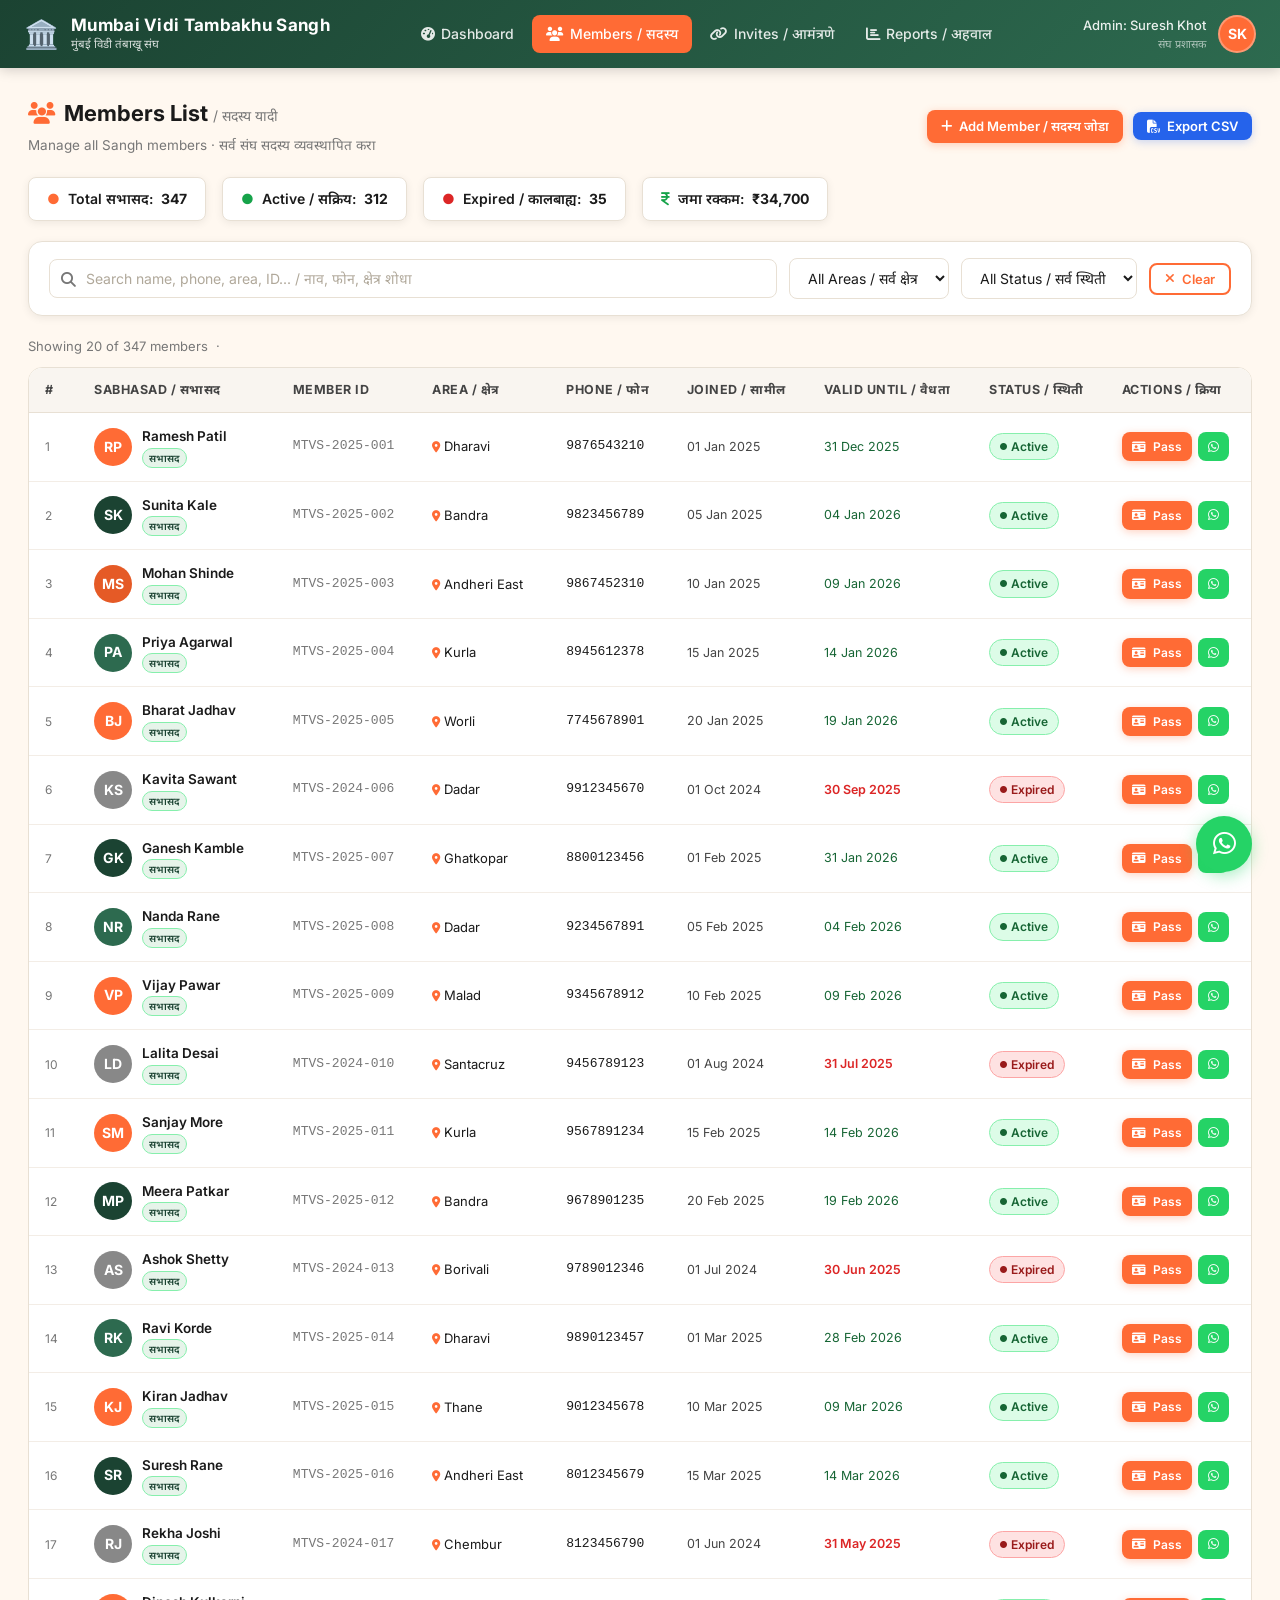
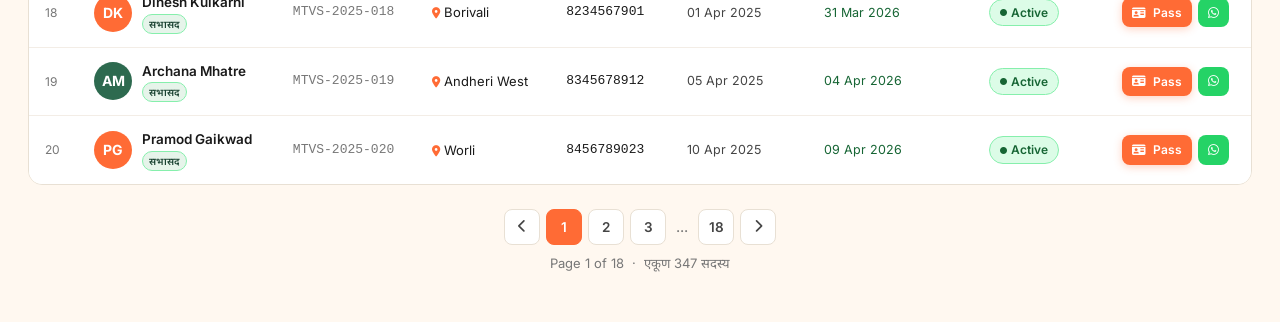
<file: members.html>
<!DOCTYPE html>
<html lang="en">
<head>
  <meta charset="UTF-8">
  <meta name="viewport" content="width=device-width, initial-scale=1.0">
  <title>Members — Mumbai Vidi Tambakhu Sangh</title>
  <link rel="preconnect" href="https://fonts.googleapis.com">
  <link href="https://fonts.googleapis.com/css2?family=Inter:wght@400;500;600;700;800&family=Noto+Sans+Devanagari:wght@400;600;700&display=swap" rel="stylesheet">
  <link rel="stylesheet" href="https://cdnjs.cloudflare.com/ajax/libs/font-awesome/6.5.0/css/all.min.css">
  <link rel="stylesheet" href="style.css">
  <style>
    .member-photo { display: flex; align-items: center; gap: 10px; }
    .member-id-col { font-family: monospace; font-size: 13px; color: var(--text-light); }
    .action-btns { display: flex; gap: 6px; }
    .action-btns .btn { padding: 5px 10px; font-size: 12px; }
    .phone-col { font-family: monospace; font-size: 13px; }
    .table-meta { font-size: 13px; color: var(--text-light); }
    .stats-bar {
      display: flex;
      gap: 16px;
      flex-wrap: wrap;
      margin-bottom: 20px;
    }
    .stats-bar-item {
      background: white;
      border: 1px solid var(--border);
      border-radius: var(--radius-sm);
      padding: 10px 18px;
      font-size: 14px;
      font-weight: 600;
      display: flex;
      align-items: center;
      gap: 8px;
      box-shadow: var(--shadow-sm);
    }
    @media (max-width: 768px) { .action-btns { flex-direction: column; } }
  </style>
</head>
<body>

<!-- ===== NAVBAR ===== -->
<nav class="navbar">
  <a href="index.html" class="navbar-brand">
    <span class="brand-icon">🏛️</span>
    <div>
      <div class="brand-name">Mumbai Vidi Tambakhu Sangh</div>
      <div class="brand-sub">मुंबई विडी तंबाखू संघ</div>
    </div>
  </a>

  <ul class="navbar-links" id="navLinks">
    <li><a href="index.html"><i class="fa-solid fa-gauge-high"></i> Dashboard</a></li>
    <li><a href="members.html" class="active"><i class="fa-solid fa-users"></i> Members / सदस्य</a></li>
    <li><a href="index.html#" onclick="window.location='index.html';"><i class="fa-solid fa-link"></i> Invites / आमंत्रणे</a></li>
    <li><a href="#"><i class="fa-solid fa-chart-bar"></i> Reports / अहवाल</a></li>
  </ul>

  <div class="navbar-right">
    <div style="text-align:right;">
      <div class="admin-name">Admin: Suresh Khot</div>
      <div style="font-size:11px;color:rgba(255,255,255,0.6);">संघ प्रशासक</div>
    </div>
    <div class="admin-avatar">SK</div>
    <div class="hamburger" onclick="document.getElementById('navLinks').classList.toggle('open')">
      <span></span><span></span><span></span>
    </div>
  </div>
</nav>

<!-- ===== PAGE BODY ===== -->
<div class="page-wrapper">

  <!-- Header -->
  <div class="flex items-center justify-between" style="margin-bottom:20px;flex-wrap:wrap;gap:12px;">
    <div>
      <h1 class="page-title"><i class="fa-solid fa-users text-primary" style="margin-right:8px;"></i>Members List <span style="font-size:14px;color:var(--text-light);font-weight:400;">/ सदस्य यादी</span></h1>
      <p class="page-subtitle">Manage all Sangh members · सर्व संघ सदस्य व्यवस्थापित करा</p>
    </div>
    <div style="display:flex;gap:10px;align-items:center;">
      <a href="register.html" class="btn btn-primary btn-sm">
        <i class="fa-solid fa-plus"></i> Add Member / सदस्य जोडा
      </a>
      <button class="btn btn-blue btn-sm" onclick="exportCSV()">
        <i class="fa-solid fa-file-csv"></i> Export CSV
      </button>
    </div>
  </div>

  <!-- Stats bar -->
  <div class="stats-bar slide-up">
    <div class="stats-bar-item"><span style="color:var(--primary);">●</span> Total सभासद: <b>347</b></div>
    <div class="stats-bar-item"><span style="color:#16a34a;">●</span> Active / सक्रिय: <b>312</b></div>
    <div class="stats-bar-item"><span style="color:#dc2626;">●</span> Expired / कालबाह्य: <b>35</b></div>
    <div class="stats-bar-item"><span style="color:#16a34a;"><i class="fa-solid fa-indian-rupee-sign"></i></span> जमा रक्कम: <b>₹34,700</b></div>
  </div>

  <!-- ===== FILTER BAR ===== -->
  <div class="filter-bar slide-up anim-delay-1">
    <div class="search-wrapper">
      <i class="fa-solid fa-search"></i>
      <input type="text" class="form-control search-input" id="searchInput" placeholder="Search name, phone, area, ID... / नाव, फोन, क्षेत्र शोधा" oninput="filterTable()">
    </div>

    <select class="form-control" style="width:auto;" id="areaFilter" onchange="filterTable()">
      <option value="">All Areas / सर्व क्षेत्र</option>
      <option>Dharavi</option>
      <option>Kurla</option>
      <option>Bandra</option>
      <option>Andheri East</option>
      <option>Andheri West</option>
      <option>Borivali</option>
      <option>Dadar</option>
      <option>Worli</option>
      <option>Chembur</option>
      <option>Ghatkopar</option>
      <option>Malad</option>
      <option>Thane</option>
    </select>

    <select class="form-control" style="width:auto;" id="statusFilter" onchange="filterTable()">
      <option value="">All Status / सर्व स्थिती</option>
      <option value="Active">Active / सक्रिय</option>
      <option value="Expired">Expired / कालबाह्य</option>
    </select>

    <button class="btn btn-outline btn-sm" onclick="clearFilters()">
      <i class="fa-solid fa-xmark"></i> Clear
    </button>
  </div>

  <!-- Table count -->
  <div class="table-meta" style="margin-bottom:10px;">
    Showing <span id="showCount">20</span> of 347 members &nbsp;·&nbsp;
    <span id="filterInfo" style="color:var(--primary);font-weight:600;"></span>
  </div>

  <!-- ===== TABLE ===== -->
  <div class="table-wrapper slide-up anim-delay-2">
    <table id="membersTable">
      <thead>
        <tr>
          <th>#</th>
          <th>Sabhasad / सभासद</th>
          <th>Member ID</th>
          <th>Area / क्षेत्र</th>
          <th>Phone / फोन</th>
          <th>Joined / सामील</th>
          <th>Valid Until / वैधता</th>
          <th>Status / स्थिती</th>
          <th>Actions / क्रिया</th>
        </tr>
      </thead>
      <tbody id="membersBody">
        <!-- Rows injected by JS -->
      </tbody>
    </table>
  </div>

  <!-- Pagination -->
  <div class="pagination">
    <button class="page-btn" onclick="changePage(-1)"><i class="fa-solid fa-chevron-left"></i></button>
    <button class="page-btn active" id="page1" onclick="setPage(1)">1</button>
    <button class="page-btn" id="page2" onclick="setPage(2)">2</button>
    <button class="page-btn" id="page3" onclick="setPage(3)">3</button>
    <span style="padding:0 4px;color:var(--text-light);">...</span>
    <button class="page-btn" onclick="setPage(18)">18</button>
    <button class="page-btn" onclick="changePage(1)"><i class="fa-solid fa-chevron-right"></i></button>
  </div>
  <div style="text-align:center;margin-top:8px;font-size:13px;color:var(--text-light);">Page 1 of 18 &nbsp;·&nbsp; एकूण 347 सदस्य</div>

</div>

<!-- ===== FLOATING WHATSAPP ===== -->
<a href="https://wa.me/919999999999" target="_blank" class="whatsapp-float">
  <i class="fa-brands fa-whatsapp"></i>
  <span class="tooltip">WhatsApp संपर्क</span>
</a>

<!-- ===== SCRIPTS ===== -->
<script>
const MEMBERS = [
  { id:'MTVS-2025-001', name:'Ramesh Patil',      initials:'RP', area:'Dharavi',      phone:'9876543210', joined:'01 Jan 2025', valid:'31 Dec 2025', status:'Active',  color:'#FF6B35' },
  { id:'MTVS-2025-002', name:'Sunita Kale',        initials:'SK', area:'Bandra',       phone:'9823456789', joined:'05 Jan 2025', valid:'04 Jan 2026', status:'Active',  color:'#1B4332' },
  { id:'MTVS-2025-003', name:'Mohan Shinde',       initials:'MS', area:'Andheri East', phone:'9867452310', joined:'10 Jan 2025', valid:'09 Jan 2026', status:'Active',  color:'#e55a26' },
  { id:'MTVS-2025-004', name:'Priya Agarwal',      initials:'PA', area:'Kurla',        phone:'8945612378', joined:'15 Jan 2025', valid:'14 Jan 2026', status:'Active',  color:'#2d6a4f' },
  { id:'MTVS-2025-005', name:'Bharat Jadhav',      initials:'BJ', area:'Worli',        phone:'7745678901', joined:'20 Jan 2025', valid:'19 Jan 2026', status:'Active',  color:'#FF6B35' },
  { id:'MTVS-2024-006', name:'Kavita Sawant',      initials:'KS', area:'Dadar',        phone:'9912345670', joined:'01 Oct 2024', valid:'30 Sep 2025', status:'Expired', color:'#888' },
  { id:'MTVS-2025-007', name:'Ganesh Kamble',      initials:'GK', area:'Ghatkopar',    phone:'8800123456', joined:'01 Feb 2025', valid:'31 Jan 2026', status:'Active',  color:'#1B4332' },
  { id:'MTVS-2025-008', name:'Nanda Rane',         initials:'NR', area:'Dadar',        phone:'9234567891', joined:'05 Feb 2025', valid:'04 Feb 2026', status:'Active',  color:'#2d6a4f' },
  { id:'MTVS-2025-009', name:'Vijay Pawar',        initials:'VP', area:'Malad',        phone:'9345678912', joined:'10 Feb 2025', valid:'09 Feb 2026', status:'Active',  color:'#FF6B35' },
  { id:'MTVS-2024-010', name:'Lalita Desai',       initials:'LD', area:'Santacruz',    phone:'9456789123', joined:'01 Aug 2024', valid:'31 Jul 2025', status:'Expired', color:'#888' },
  { id:'MTVS-2025-011', name:'Sanjay More',        initials:'SM', area:'Kurla',        phone:'9567891234', joined:'15 Feb 2025', valid:'14 Feb 2026', status:'Active',  color:'#FF6B35' },
  { id:'MTVS-2025-012', name:'Meera Patkar',       initials:'MP', area:'Bandra',       phone:'9678901235', joined:'20 Feb 2025', valid:'19 Feb 2026', status:'Active',  color:'#1B4332' },
  { id:'MTVS-2024-013', name:'Ashok Shetty',       initials:'AS', area:'Borivali',     phone:'9789012346', joined:'01 Jul 2024', valid:'30 Jun 2025', status:'Expired', color:'#888' },
  { id:'MTVS-2025-014', name:'Ravi Korde',         initials:'RK', area:'Dharavi',      phone:'9890123457', joined:'01 Mar 2025', valid:'28 Feb 2026', status:'Active',  color:'#2d6a4f' },
  { id:'MTVS-2025-015', name:'Kiran Jadhav',       initials:'KJ', area:'Thane',        phone:'9012345678', joined:'10 Mar 2025', valid:'09 Mar 2026', status:'Active',  color:'#FF6B35' },
  { id:'MTVS-2025-016', name:'Suresh Rane',        initials:'SR', area:'Andheri East', phone:'8012345679', joined:'15 Mar 2025', valid:'14 Mar 2026', status:'Active',  color:'#1B4332' },
  { id:'MTVS-2024-017', name:'Rekha Joshi',        initials:'RJ', area:'Chembur',      phone:'8123456790', joined:'01 Jun 2024', valid:'31 May 2025', status:'Expired', color:'#888' },
  { id:'MTVS-2025-018', name:'Dinesh Kulkarni',    initials:'DK', area:'Borivali',     phone:'8234567901', joined:'01 Apr 2025', valid:'31 Mar 2026', status:'Active',  color:'#FF6B35' },
  { id:'MTVS-2025-019', name:'Archana Mhatre',     initials:'AM', area:'Andheri West', phone:'8345678912', joined:'05 Apr 2025', valid:'04 Apr 2026', status:'Active',  color:'#2d6a4f' },
  { id:'MTVS-2025-020', name:'Pramod Gaikwad',     initials:'PG', area:'Worli',        phone:'8456789023', joined:'10 Apr 2025', valid:'09 Apr 2026', status:'Active',  color:'#FF6B35' },
];

let filteredMembers = [...MEMBERS];

function renderTable() {
  const tbody = document.getElementById('membersBody');
  tbody.innerHTML = '';
  filteredMembers.forEach((m, i) => {
    const statusBadge = m.status === 'Active'
      ? `<span class="badge badge-active"><i class="fa-solid fa-circle" style="font-size:7px;"></i> Active</span>`
      : `<span class="badge badge-expired"><i class="fa-solid fa-circle" style="font-size:7px;"></i> Expired</span>`;

    tbody.innerHTML += `
      <tr class="slide-up" style="animation-delay:${i*0.03}s;">
        <td style="color:var(--text-light);font-size:12px;">${i+1}</td>
        <td>
          <div class="member-photo">
            <div class="avatar" style="background:${m.color};">${m.initials}</div>
            <div>
              <div style="font-size:13.5px;font-weight:600;">${m.name}</div>
              <div style="font-size:11px;color:var(--text-light);"><span class="badge badge-sabhasad" style="font-size:10px;padding:1px 6px;">सभासद</span></div>
            </div>
          </div>
        </td>
        <td class="member-id-col">${m.id}</td>
        <td style="font-size:13px;"><i class="fa-solid fa-location-dot" style="color:var(--primary);margin-right:4px;font-size:11px;"></i>${m.area}</td>
        <td class="phone-col">${m.phone}</td>
        <td style="font-size:12.5px;color:var(--text-mid);">${m.joined}</td>
        <td style="font-size:12.5px;${m.status==='Expired'?'color:#dc2626;font-weight:600;':'color:#166534;'}">${m.valid}</td>
        <td>${statusBadge}</td>
        <td>
          <div class="action-btns">
            <a href="pass.html?name=${encodeURIComponent(m.name)}&phone=${m.phone}&area=${encodeURIComponent(m.area)}&id=${m.id}" class="btn btn-primary btn-sm" title="View Pass">
              <i class="fa-solid fa-id-card"></i> Pass
            </a>
            <a href="https://wa.me/91${m.phone}?text=${encodeURIComponent('🏛️ Mumbai Vidi Tambakhu Sangh\nनमस्ते '+m.name+', आपल्या सभासदत्वाबद्दल संपर्क करण्यात येत आहे.')}" target="_blank" class="btn btn-sm" style="background:#25D366;color:white;" title="WhatsApp">
              <i class="fa-brands fa-whatsapp"></i>
            </a>
          </div>
        </td>
      </tr>`;
  });
  document.getElementById('showCount').textContent = filteredMembers.length;
}

function filterTable() {
  const q      = document.getElementById('searchInput').value.toLowerCase();
  const area   = document.getElementById('areaFilter').value;
  const status = document.getElementById('statusFilter').value;

  filteredMembers = MEMBERS.filter(m => {
    const matchQ = !q || m.name.toLowerCase().includes(q) || m.phone.includes(q) || m.area.toLowerCase().includes(q) || m.id.toLowerCase().includes(q);
    const matchA = !area   || m.area   === area;
    const matchS = !status || m.status === status;
    return matchQ && matchA && matchS;
  });

  const active = [area,status,q].filter(Boolean).length;
  document.getElementById('filterInfo').textContent = active ? `${active} filter(s) active` : '';
  renderTable();
}

function clearFilters() {
  document.getElementById('searchInput').value = '';
  document.getElementById('areaFilter').value  = '';
  document.getElementById('statusFilter').value = '';
  filteredMembers = [...MEMBERS];
  document.getElementById('filterInfo').textContent = '';
  renderTable();
}

function exportCSV() {
  const headers = ['ID','Name','Role','Area','Phone','Joined','Valid Until','Status'];
  const rows = MEMBERS.map(m => [m.id, m.name, 'सभासद (Sabhasad)', m.area, m.phone, m.joined, m.valid, m.status]);
  const csv = [headers, ...rows].map(r => r.map(v => `"${v}"`).join(',')).join('\n');
  const blob = new Blob([csv], { type: 'text/csv' });
  const a = document.createElement('a');
  a.href = URL.createObjectURL(blob);
  a.download = 'MTVS_Sabhasad_List.csv';
  a.click();
}

let currentPage = 1;
function changePage(delta) {
  currentPage = Math.max(1, Math.min(18, currentPage + delta));
  updatePagination();
}
function setPage(p) { currentPage = p; updatePagination(); }
function updatePagination() {
  [1,2,3].forEach(n => {
    document.getElementById('page'+n)?.classList.toggle('active', n === currentPage);
  });
}

// Initial render
renderTable();
</script>
</body>
</html>
</file>
<file: style.css>
/* ================================================================
   Mumbai Vidi Tambakhu Sangh — Shared Stylesheet
   मुंबई विडी तंबाखू संघ
   ================================================================ */

/* --- Google Fonts & Font Awesome loaded via HTML <link> --- */

/* ---- CSS Custom Properties ---- */
:root {
  --primary:      #FF6B35;
  --primary-dark: #e55a26;
  --secondary:    #1B4332;
  --accent:       #FFD700;
  --bg:           #FFF8F0;
  --card-bg:      #FFFFFF;
  --text-dark:    #1a1a1a;
  --text-mid:     #444444;
  --text-light:   #777777;
  --border:       #e8e0d4;
  --shadow-sm:    0 2px 8px rgba(0,0,0,0.07);
  --shadow-md:    0 4px 20px rgba(0,0,0,0.10);
  --shadow-lg:    0 8px 32px rgba(0,0,0,0.14);
  --radius-sm:    8px;
  --radius-md:    14px;
  --radius-lg:    20px;
  --transition:   all 0.22s cubic-bezier(0.4,0,0.2,1);
}

/* ---- Reset & Base ---- */
*, *::before, *::after { box-sizing: border-box; margin: 0; padding: 0; }

html { scroll-behavior: smooth; }

body {
  font-family: 'Inter', 'Noto Sans Devanagari', sans-serif;
  background-color: var(--bg);
  color: var(--text-dark);
  font-size: 15px;
  line-height: 1.6;
  min-height: 100vh;
}

/* ---- Custom Scrollbar ---- */
::-webkit-scrollbar { width: 7px; height: 7px; }
::-webkit-scrollbar-track { background: #f1ebe3; }
::-webkit-scrollbar-thumb { background: var(--primary); border-radius: 4px; }
::-webkit-scrollbar-thumb:hover { background: var(--primary-dark); }

/* ================================================================
   NAVBAR
   ================================================================ */
.navbar {
  background: linear-gradient(135deg, var(--secondary) 0%, #2d6a4f 100%);
  color: white;
  padding: 0 24px;
  height: 68px;
  display: flex;
  align-items: center;
  justify-content: space-between;
  box-shadow: 0 2px 12px rgba(0,0,0,0.18);
  position: sticky;
  top: 0;
  z-index: 1000;
}

.navbar-brand {
  display: flex;
  align-items: center;
  gap: 12px;
  text-decoration: none;
  color: white;
}

.navbar-brand .brand-icon {
  font-size: 28px;
  line-height: 1;
}

.navbar-brand .brand-name {
  font-size: 17px;
  font-weight: 700;
  letter-spacing: 0.3px;
  line-height: 1.2;
}

.navbar-brand .brand-sub {
  font-size: 11.5px;
  opacity: 0.82;
  font-weight: 400;
}

.navbar-links {
  display: flex;
  align-items: center;
  gap: 4px;
  list-style: none;
}

.navbar-links a {
  color: rgba(255,255,255,0.88);
  text-decoration: none;
  padding: 8px 14px;
  border-radius: var(--radius-sm);
  font-size: 14px;
  font-weight: 500;
  transition: var(--transition);
  display: flex;
  align-items: center;
  gap: 6px;
}

.navbar-links a:hover,
.navbar-links a.active {
  background: rgba(255,255,255,0.15);
  color: white;
}

.navbar-links a.active {
  background: var(--primary);
  color: white;
}

.navbar-right {
  display: flex;
  align-items: center;
  gap: 12px;
}

.admin-avatar {
  width: 38px;
  height: 38px;
  background: var(--primary);
  border-radius: 50%;
  display: flex;
  align-items: center;
  justify-content: center;
  font-weight: 700;
  font-size: 14px;
  color: white;
  cursor: pointer;
  border: 2px solid rgba(255,255,255,0.3);
}

.admin-name {
  font-size: 13px;
  color: rgba(255,255,255,0.9);
  font-weight: 500;
}

/* ---- Hamburger (mobile) ---- */
.hamburger {
  display: none;
  flex-direction: column;
  gap: 5px;
  cursor: pointer;
  padding: 6px;
}
.hamburger span {
  display: block;
  width: 24px;
  height: 2px;
  background: white;
  border-radius: 2px;
  transition: var(--transition);
}

/* ================================================================
   LAYOUT HELPERS
   ================================================================ */
.page-wrapper { padding: 28px 28px 48px; max-width: 1600px; margin: 0 auto; }
.page-title { font-size: 22px; font-weight: 700; color: var(--text-dark); margin-bottom: 4px; }
.page-subtitle { font-size: 13.5px; color: var(--text-light); }

.section-title {
  font-size: 16px;
  font-weight: 700;
  color: var(--text-dark);
  margin-bottom: 14px;
  display: flex;
  align-items: center;
  gap: 8px;
}

/* ================================================================
   CARDS
   ================================================================ */
.card {
  background: var(--card-bg);
  border-radius: var(--radius-md);
  box-shadow: var(--shadow-sm);
  padding: 24px;
  border: 1px solid var(--border);
  transition: var(--transition);
}

.card:hover {
  box-shadow: var(--shadow-md);
  transform: translateY(-1px);
}

/* Stat Cards */
.stat-card {
  background: var(--card-bg);
  border-radius: var(--radius-md);
  box-shadow: var(--shadow-sm);
  padding: 22px 24px;
  border: 1px solid var(--border);
  display: flex;
  flex-direction: column;
  gap: 8px;
  position: relative;
  overflow: hidden;
  transition: var(--transition);
}

.stat-card::before {
  content: '';
  position: absolute;
  top: 0; left: 0; right: 0;
  height: 4px;
  background: var(--accent-color, var(--primary));
}

.stat-card:hover {
  box-shadow: var(--shadow-md);
  transform: translateY(-2px);
}

.stat-icon {
  width: 44px;
  height: 44px;
  border-radius: var(--radius-sm);
  display: flex;
  align-items: center;
  justify-content: center;
  font-size: 20px;
  margin-bottom: 4px;
}

.stat-value {
  font-size: 30px;
  font-weight: 800;
  color: var(--text-dark);
  line-height: 1.1;
}

.stat-label-en { font-size: 13px; font-weight: 600; color: var(--text-mid); }
.stat-label-mr { font-size: 12px; color: var(--text-light); }

.stat-change {
  font-size: 12px;
  font-weight: 600;
  padding: 2px 8px;
  border-radius: 20px;
  display: inline-block;
  width: fit-content;
}

.stat-change.up   { background: #dcfce7; color: #166534; }
.stat-change.down { background: #fee2e2; color: #991b1b; }

/* ================================================================
   BADGES
   ================================================================ */
.badge {
  display: inline-flex;
  align-items: center;
  gap: 4px;
  padding: 3px 10px;
  border-radius: 20px;
  font-size: 12px;
  font-weight: 600;
  white-space: nowrap;
}

.badge-store    { background: #fff0e6; color: var(--primary); border: 1px solid #ffd0b0; }
.badge-volunteer{ background: #e6f4ea; color: var(--secondary); border: 1px solid #a8d5b5; }
.badge-sabhasad { background: #e6f4ea; color: var(--secondary); border: 1px solid #86efac; }
.badge-active   { background: #dcfce7; color: #166534; border: 1px solid #86efac; }
.badge-expired  { background: #fee2e2; color: #991b1b; border: 1px solid #fca5a5; }
.badge-pending  { background: #fef9c3; color: #854d0e; border: 1px solid #fde047; }

/* ================================================================
   BUTTONS
   ================================================================ */
.btn {
  display: inline-flex;
  align-items: center;
  justify-content: center;
  gap: 7px;
  padding: 10px 20px;
  border-radius: var(--radius-sm);
  font-size: 14px;
  font-weight: 600;
  cursor: pointer;
  border: none;
  text-decoration: none;
  transition: var(--transition);
  white-space: nowrap;
  font-family: inherit;
}

.btn:active { transform: scale(0.97); }

.btn-primary {
  background: var(--primary);
  color: white;
  box-shadow: 0 2px 8px rgba(255,107,53,0.3);
}
.btn-primary:hover { background: var(--primary-dark); box-shadow: 0 4px 14px rgba(255,107,53,0.4); }

.btn-secondary {
  background: var(--secondary);
  color: white;
  box-shadow: 0 2px 8px rgba(27,67,50,0.25);
}
.btn-secondary:hover { background: #163d2a; }

.btn-blue {
  background: #2563eb;
  color: white;
  box-shadow: 0 2px 8px rgba(37,99,235,0.25);
}
.btn-blue:hover { background: #1d4ed8; }

.btn-outline {
  background: transparent;
  color: var(--primary);
  border: 2px solid var(--primary);
}
.btn-outline:hover { background: var(--primary); color: white; }

.btn-sm { padding: 6px 14px; font-size: 13px; }
.btn-lg { padding: 14px 28px; font-size: 16px; }
.btn-block { width: 100%; }

.btn:disabled {
  opacity: 0.6;
  cursor: not-allowed;
  transform: none !important;
}

/* ================================================================
   STEPPER
   ================================================================ */
.stepper {
  display: flex;
  align-items: center;
  justify-content: center;
  gap: 0;
  margin-bottom: 32px;
}

.step {
  display: flex;
  align-items: center;
}

.step-circle {
  width: 40px;
  height: 40px;
  border-radius: 50%;
  background: #e5e7eb;
  color: #9ca3af;
  display: flex;
  align-items: center;
  justify-content: center;
  font-weight: 700;
  font-size: 16px;
  transition: var(--transition);
  border: 3px solid transparent;
  position: relative;
  z-index: 1;
}

.step.active .step-circle {
  background: var(--primary);
  color: white;
  border-color: var(--primary);
  box-shadow: 0 0 0 4px rgba(255,107,53,0.2);
}

.step.done .step-circle {
  background: var(--secondary);
  color: white;
  border-color: var(--secondary);
}

.step-info { margin-left: 10px; }
.step-name-en { font-size: 13px; font-weight: 600; color: var(--text-dark); }
.step-name-mr { font-size: 11px; color: var(--text-light); }

.step.active .step-name-en { color: var(--primary); }

.step-line {
  flex: 1;
  height: 3px;
  background: #e5e7eb;
  min-width: 40px;
  max-width: 80px;
  margin: 0 8px;
  border-radius: 2px;
}

.step-line.done { background: var(--secondary); }

/* ================================================================
   FORM ELEMENTS
   ================================================================ */
.form-group { margin-bottom: 20px; }

.form-label {
  display: block;
  font-size: 13.5px;
  font-weight: 600;
  color: var(--text-dark);
  margin-bottom: 6px;
}

.form-label .mr-label {
  font-weight: 400;
  color: var(--text-light);
  margin-left: 4px;
  font-size: 12px;
}

.form-control {
  width: 100%;
  padding: 10px 14px;
  border: 1.5px solid var(--border);
  border-radius: var(--radius-sm);
  font-size: 14px;
  font-family: inherit;
  color: var(--text-dark);
  background: white;
  transition: var(--transition);
  outline: none;
}

.form-control:focus {
  border-color: var(--primary);
  box-shadow: 0 0 0 3px rgba(255,107,53,0.12);
}

.form-control::placeholder { color: #b0a89a; }

select.form-control { cursor: pointer; }
textarea.form-control { resize: vertical; min-height: 90px; }

.radio-group {
  display: flex;
  gap: 16px;
  flex-wrap: wrap;
}

.radio-option {
  display: flex;
  align-items: center;
  gap: 8px;
  padding: 10px 18px;
  border: 2px solid var(--border);
  border-radius: var(--radius-sm);
  cursor: pointer;
  transition: var(--transition);
  font-size: 14px;
  font-weight: 500;
}

.radio-option:hover { border-color: var(--primary); }

.radio-option input[type="radio"] { accent-color: var(--primary); width: 16px; height: 16px; }

.radio-option.selected {
  border-color: var(--primary);
  background: rgba(255,107,53,0.06);
  color: var(--primary);
}

/* ================================================================
   TABLE
   ================================================================ */
.table-wrapper {
  overflow-x: auto;
  border-radius: var(--radius-md);
  border: 1px solid var(--border);
}

table {
  width: 100%;
  border-collapse: collapse;
  background: white;
}

thead th {
  background: #f9f5f0;
  padding: 12px 16px;
  text-align: left;
  font-size: 12.5px;
  font-weight: 700;
  color: var(--text-mid);
  text-transform: uppercase;
  letter-spacing: 0.5px;
  border-bottom: 1px solid var(--border);
  white-space: nowrap;
}

tbody tr {
  border-bottom: 1px solid #f3ede6;
  transition: var(--transition);
}

tbody tr:hover { background: #fff8f4; }
tbody tr:last-child { border-bottom: none; }

td {
  padding: 13px 16px;
  font-size: 14px;
  color: var(--text-dark);
  vertical-align: middle;
}

/* ================================================================
   MEMBER AVATAR
   ================================================================ */
.avatar {
  width: 38px;
  height: 38px;
  border-radius: 50%;
  background: var(--primary);
  color: white;
  display: flex;
  align-items: center;
  justify-content: center;
  font-weight: 700;
  font-size: 14px;
  flex-shrink: 0;
}

/* ================================================================
   PASS CARD
   ================================================================ */
.pass-card {
  width: 680px;
  max-width: 100%;
  background: white;
  border-radius: var(--radius-lg);
  box-shadow: var(--shadow-lg);
  overflow: hidden;
  border: 1px solid var(--border);
  margin: 0 auto;
}

.pass-header {
  background: linear-gradient(135deg, var(--primary) 0%, #e55a26 100%);
  padding: 18px 24px;
  display: flex;
  align-items: center;
  justify-content: space-between;
  color: white;
}

.pass-header-center { text-align: center; }
.pass-org-name { font-size: 17px; font-weight: 800; letter-spacing: 0.5px; }
.pass-org-mr { font-size: 13px; opacity: 0.88; }
.pass-tag { font-size: 13px; font-weight: 700; text-align: right; }
.pass-tag-mr { font-size: 11px; opacity: 0.85; text-align: right; }

.pass-body {
  display: flex;
  padding: 24px;
  gap: 24px;
  align-items: flex-start;
}

.pass-photo-side { display: flex; flex-direction: column; align-items: center; gap: 10px; }

.pass-avatar {
  width: 90px;
  height: 90px;
  border-radius: 12px;
  background: linear-gradient(135deg, var(--primary) 0%, #e55a26 100%);
  color: white;
  display: flex;
  align-items: center;
  justify-content: center;
  font-size: 32px;
  font-weight: 800;
  border: 3px solid var(--primary);
}

.pass-member-id { font-size: 12px; color: var(--text-light); font-weight: 600; text-align: center; }

.pass-info-side { flex: 1; }

.pass-name { font-size: 22px; font-weight: 800; color: var(--text-dark); margin-bottom: 4px; }

.pass-detail {
  display: flex;
  align-items: center;
  gap: 8px;
  font-size: 14px;
  color: var(--text-mid);
  margin-bottom: 6px;
}
.pass-detail i { color: var(--primary); width: 16px; }

.pass-validity {
  margin-top: 14px;
  padding: 10px 14px;
  background: #f0fdf4;
  border-radius: var(--radius-sm);
  border: 1px solid #bbf7d0;
}

.pass-validity-label { font-size: 12px; color: #166534; font-weight: 600; margin-bottom: 4px; }
.pass-validity-dates { font-size: 13px; color: var(--text-dark); }

.pass-footer {
  background: var(--secondary);
  padding: 16px 24px;
  display: flex;
  align-items: center;
  justify-content: space-between;
  gap: 16px;
}

.pass-qr { background: white; padding: 8px; border-radius: 8px; display: flex; align-items: center; justify-content: center; }

.pass-validity-bar { flex: 1; }
.pass-validity-bar-label { font-size: 11px; color: rgba(255,255,255,0.75); margin-bottom: 6px; }
.pass-validity-track { background: rgba(255,255,255,0.2); border-radius: 20px; height: 8px; }
.pass-validity-fill { background: var(--accent); border-radius: 20px; height: 8px; width: 72%; }

.pass-scan-text { text-align: right; color: rgba(255,255,255,0.9); font-size: 12px; font-weight: 600; }

/* ================================================================
   MODAL
   ================================================================ */
.modal-overlay {
  position: fixed;
  inset: 0;
  background: rgba(0,0,0,0.5);
  backdrop-filter: blur(3px);
  display: flex;
  align-items: center;
  justify-content: center;
  z-index: 2000;
  padding: 16px;
  opacity: 0;
  pointer-events: none;
  transition: opacity 0.22s ease;
}

.modal-overlay.open {
  opacity: 1;
  pointer-events: all;
}

.modal {
  background: white;
  border-radius: var(--radius-lg);
  box-shadow: var(--shadow-lg);
  padding: 32px;
  width: 100%;
  max-width: 480px;
  transform: translateY(24px) scale(0.97);
  transition: transform 0.22s cubic-bezier(0.4,0,0.2,1);
}

.modal-overlay.open .modal { transform: translateY(0) scale(1); }

.modal-title {
  font-size: 18px;
  font-weight: 700;
  color: var(--text-dark);
  margin-bottom: 6px;
}

.modal-sub { font-size: 13px; color: var(--text-light); margin-bottom: 22px; }

.modal-close {
  position: absolute;
  top: 16px; right: 20px;
  background: none;
  border: none;
  font-size: 22px;
  cursor: pointer;
  color: var(--text-light);
  transition: var(--transition);
}
.modal-close:hover { color: var(--text-dark); }

/* ================================================================
   FLOATING WHATSAPP BUTTON
   ================================================================ */
.whatsapp-float {
  position: fixed;
  bottom: 28px;
  right: 28px;
  width: 56px;
  height: 56px;
  background: #25D366;
  border-radius: 50%;
  display: flex;
  align-items: center;
  justify-content: center;
  font-size: 26px;
  color: white;
  box-shadow: 0 4px 16px rgba(37,211,102,0.4);
  cursor: pointer;
  text-decoration: none;
  z-index: 1500;
  transition: var(--transition);
}

.whatsapp-float:hover {
  transform: scale(1.1);
  box-shadow: 0 6px 22px rgba(37,211,102,0.5);
}

.whatsapp-float .tooltip {
  position: absolute;
  right: 64px;
  background: #1a1a1a;
  color: white;
  font-size: 12px;
  padding: 5px 10px;
  border-radius: 6px;
  white-space: nowrap;
  opacity: 0;
  pointer-events: none;
  transition: opacity 0.2s;
}

.whatsapp-float:hover .tooltip { opacity: 1; }

/* ================================================================
   PAGINATION
   ================================================================ */
.pagination {
  display: flex;
  align-items: center;
  justify-content: center;
  gap: 6px;
  margin-top: 24px;
}

.page-btn {
  width: 36px;
  height: 36px;
  border-radius: var(--radius-sm);
  border: 1.5px solid var(--border);
  background: white;
  cursor: pointer;
  display: flex;
  align-items: center;
  justify-content: center;
  font-size: 13.5px;
  font-weight: 600;
  color: var(--text-mid);
  transition: var(--transition);
  font-family: inherit;
}

.page-btn:hover { border-color: var(--primary); color: var(--primary); }
.page-btn.active { background: var(--primary); border-color: var(--primary); color: white; }

/* ================================================================
   ACTIVITY LIST
   ================================================================ */
.activity-item {
  display: flex;
  align-items: center;
  gap: 12px;
  padding: 12px 0;
  border-bottom: 1px solid #f3ede6;
}

.activity-item:last-child { border-bottom: none; }

.activity-dot {
  width: 10px;
  height: 10px;
  border-radius: 50%;
  flex-shrink: 0;
}

/* ================================================================
   ANIMATIONS
   ================================================================ */
@keyframes fadeIn {
  from { opacity: 0; }
  to   { opacity: 1; }
}

@keyframes slideUp {
  from { opacity: 0; transform: translateY(24px); }
  to   { opacity: 1; transform: translateY(0); }
}

@keyframes scaleIn {
  from { opacity: 0; transform: scale(0.92); }
  to   { opacity: 1; transform: scale(1); }
}

@keyframes pulse {
  0%, 100% { transform: scale(1); }
  50% { transform: scale(1.05); }
}

@keyframes checkmark {
  0%   { stroke-dashoffset: 100; }
  100% { stroke-dashoffset: 0; }
}

@keyframes spin {
  to { transform: rotate(360deg); }
}

.fade-in { animation: fadeIn 0.4s ease both; }
.slide-up { animation: slideUp 0.45s cubic-bezier(0.4,0,0.2,1) both; }
.scale-in { animation: scaleIn 0.35s cubic-bezier(0.4,0,0.2,1) both; }

.anim-delay-1 { animation-delay: 0.06s; }
.anim-delay-2 { animation-delay: 0.12s; }
.anim-delay-3 { animation-delay: 0.18s; }
.anim-delay-4 { animation-delay: 0.24s; }
.anim-delay-5 { animation-delay: 0.30s; }
.anim-delay-6 { animation-delay: 0.36s; }

/* ================================================================
   FILTER BAR
   ================================================================ */
.filter-bar {
  display: flex;
  flex-wrap: wrap;
  align-items: center;
  gap: 12px;
  padding: 16px 20px;
  background: white;
  border-radius: var(--radius-md);
  box-shadow: var(--shadow-sm);
  border: 1px solid var(--border);
  margin-bottom: 20px;
}

.filter-bar .search-wrapper {
  position: relative;
  flex: 1;
  min-width: 200px;
}

.filter-bar .search-wrapper i {
  position: absolute;
  left: 12px;
  top: 50%;
  transform: translateY(-50%);
  color: var(--text-light);
}

.filter-bar .search-input {
  padding-left: 36px;
}

/* ================================================================
   PRINT STYLES — Pass Card
   ================================================================ */
@media print {
  body > *:not(.print-area) { display: none !important; }
  .print-area { display: block !important; }
  .navbar, .whatsapp-float, .pass-actions { display: none !important; }
  .pass-card {
    box-shadow: none;
    border: 2px solid #ccc;
    border-radius: 12px;
    width: 680px;
    margin: 0 auto;
  }
  @page { margin: 10mm; }
}

/* ================================================================
   RESPONSIVE — Mobile
   ================================================================ */
@media (max-width: 768px) {
  .page-wrapper { padding: 14px 12px 36px; }

  .navbar { padding: 12px 16px; }
  .navbar-brand .brand-name { font-size: 15px; }
  .navbar-brand .brand-sub { font-size: 11px; }

  .navbar-links {
    display: none;
    flex-direction: column;
    position: absolute;
    top: 64px;
    left: 0;
    right: 0;
    background: var(--secondary);
    padding: 16px 20px;
    gap: 8px;
    box-shadow: 0 10px 25px rgba(0,0,0,0.3);
    z-index: 2500;
  }
  .navbar-links.open { display: flex; }
  .navbar-links a { padding: 10px 14px; font-size: 15px; }

  .hamburger { display: flex; }
  .admin-name { display: none; }

  .pass-card { width: 100%; border-radius: var(--radius-md); }
  .pass-header { padding: 16px 18px; }
  .pass-body { flex-direction: column; padding: 20px 16px; gap: 18px; }
  .pass-footer { flex-direction: column; text-align: center; padding: 16px; gap: 14px; }
  .pass-actions { flex-direction: column; width: 100%; }
  .pass-actions .btn { width: 100%; }

  .stepper { gap: 0; justify-content: center; padding-bottom: 8px; }
  .step-info { display: none; }

  .filter-bar { gap: 10px; padding: 14px; }
  .filter-bar .search-wrapper { min-width: 100%; }
  .filter-bar select { width: 100% !important; }

  .quick-actions { gap: 8px; }
  .quick-actions .btn { flex: 1 1 calc(50% - 8px); font-size: 13px; padding: 9px 12px; }

  .stat-card { padding: 16px; gap: 4px; }
  .stat-value { font-size: 24px; }
  .stat-icon { width: 38px; height: 38px; font-size: 17px; }
}

@media (max-width: 480px) {
  .page-title { font-size: 18px; }
  .page-subtitle { font-size: 12px; }
  .pass-header { flex-direction: column; text-align: center; gap: 8px; padding: 14px; }
  .pass-header-logo { font-size: 30px; }
  .pass-org-name { font-size: 15px; }
  .pass-org-mr { font-size: 12px; }
  .pass-header-right { text-align: center; }
  .pass-dates { flex-direction: column; gap: 4px; align-items: flex-start; }
  .pass-dates .arrow { display: none; }
  .radio-group { flex-direction: column; }
  .quick-actions .btn { flex: 1 1 100%; }
}

/* ================================================================
   MISC UTILITY
   ================================================================ */
.divider {
  border: none;
  border-top: 1px solid var(--border);
  margin: 20px 0;
}

.text-primary { color: var(--primary); }
.text-secondary { color: var(--secondary); }
.text-accent { color: var(--accent); }
.text-muted { color: var(--text-light); }

.bg-primary { background: var(--primary); }
.bg-secondary { background: var(--secondary); }

.font-bold { font-weight: 700; }
.font-semibold { font-weight: 600; }

.text-sm { font-size: 13px; }
.text-xs { font-size: 11.5px; }

.gap-2 { gap: 8px; }
.mt-1 { margin-top: 4px; }
.mt-2 { margin-top: 8px; }
.mt-4 { margin-top: 16px; }
.mb-2 { margin-bottom: 8px; }
.mb-4 { margin-bottom: 16px; }

.flex { display: flex; }
.flex-col { flex-direction: column; }
.items-center { align-items: center; }
.justify-between { justify-content: space-between; }
.flex-wrap { flex-wrap: wrap; }

.rounded { border-radius: var(--radius-sm); }
.rounded-full { border-radius: 9999px; }

.shadow { box-shadow: var(--shadow-sm); }
.shadow-md { box-shadow: var(--shadow-md); }

.p-4 { padding: 16px; }
.p-6 { padding: 24px; }

.w-full { width: 100%; }
.relative { position: relative; }
</file>
